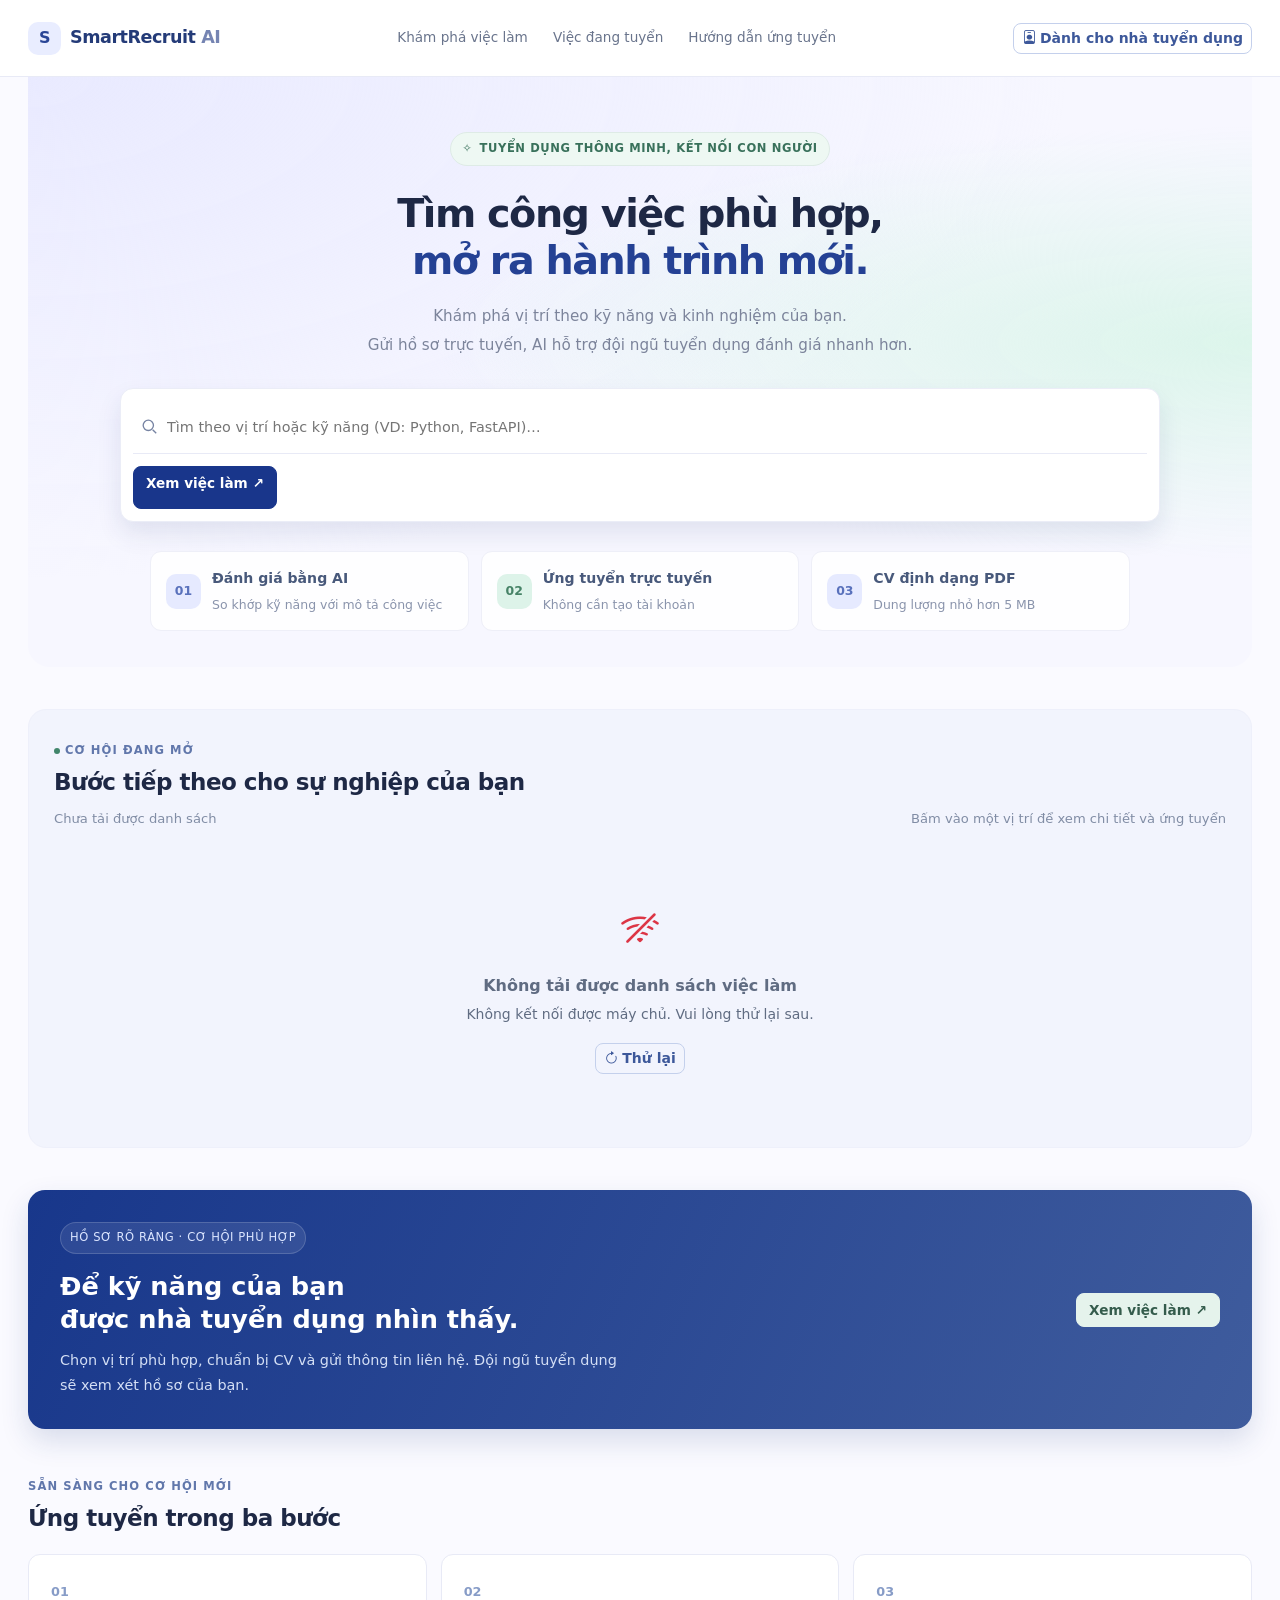
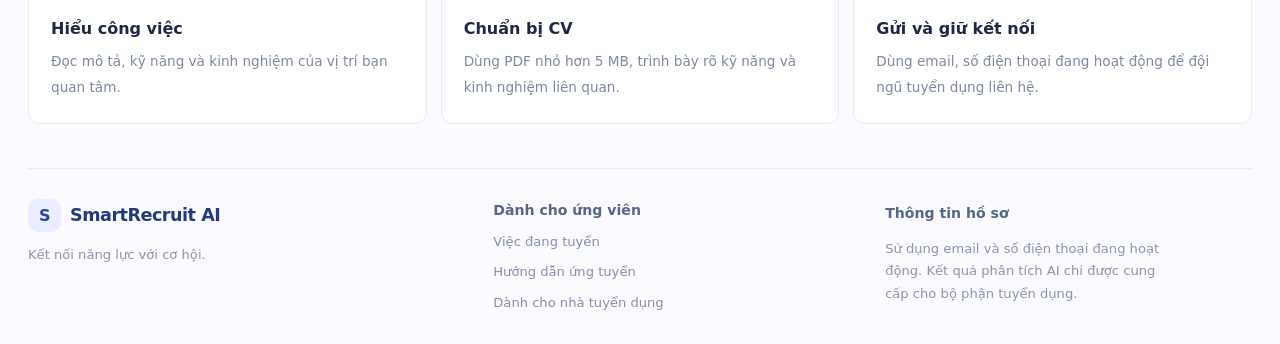
<file: frontend/index.html>
<!DOCTYPE html>
<html lang="vi">
<head>
  <meta charset="UTF-8" />
  <meta name="viewport" content="width=device-width, initial-scale=1.0" />
  <meta name="theme-color" content="#19368b" />
  <meta name="description" content="Khám phá việc làm theo kỹ năng và kinh nghiệm cùng SmartRecruit AI." />
  <title>Khám phá việc làm — SmartRecruit AI</title>

  <!-- Bootstrap 5.3.3 -->
  <link
    href="https://cdn.jsdelivr.net/npm/bootstrap@5.3.3/dist/css/bootstrap.min.css"
    rel="stylesheet"
    integrity="sha384-QWTKZyjpPEjISv5WaRU9OFeRpok6YctnYmDr5pNlyT2bRjXh0JMhjY6hW+ALEwIH"
    crossorigin="anonymous"
  />

  <!-- Bootstrap Icons -->
  <link
    href="https://cdn.jsdelivr.net/npm/bootstrap-icons@1.13.1/font/bootstrap-icons.min.css"
    rel="stylesheet"
    integrity="sha384-CK2SzKma4jA5H/MXDUU7i1TqZlCFaD4T01vtyDFvPlD97JQyS+IsSh1nI2EFbpyk"
    crossorigin="anonymous"
  />

  <!-- CSS chung → CSS cổng ứng viên -->
  <link rel="stylesheet" href="css/style.css" />
  <link rel="stylesheet" href="css/user/candidate-home.css" />
</head>
<body class="candidate-home">
  <a class="skip-link" href="#main-content">Đến nội dung chính</a>

  <header class="home-header">
    <div class="home-container home-header-inner">
      <a class="home-brand" href="index.html">
        <span class="home-logo" aria-hidden="true">S</span>
        <span>SmartRecruit<span class="home-brand-ai"> AI</span></span>
      </a>

      <nav class="home-topnav" aria-label="Điều hướng trang ứng viên">
        <a href="#feed-heading">Khám phá việc làm</a>
        <a href="#home-jobs-heading">Việc đang tuyển</a>
        <a href="#application-guide">Hướng dẫn ứng tuyển</a>
      </nav>

      <a class="btn btn-outline-primary btn-sm home-hr-link" href="admin.html">
        <i class="bi bi-person-badge me-1" aria-hidden="true"></i><span class="home-hr-full">Dành cho nhà tuyển dụng</span><span class="home-hr-short">Nhà tuyển dụng</span>
      </a>
    </div>
  </header>

  <main id="main-content" class="home-container">
    <div class="home-content">
      <!-- Giới thiệu và tìm kiếm -->
      <section class="home-hero" aria-labelledby="feed-heading">
        <span class="home-pill">
          <span aria-hidden="true">✧</span>
          TUYỂN DỤNG THÔNG MINH, KẾT NỐI CON NGƯỜI
        </span>

        <h1 id="feed-heading">
          Tìm công việc phù hợp,<br />
          <span>mở ra hành trình mới.</span>
        </h1>

        <p class="home-hero-description">
          Khám phá vị trí theo kỹ năng và kinh nghiệm của bạn.<br />
          Gửi hồ sơ trực tuyến, AI hỗ trợ đội ngũ tuyển dụng đánh giá nhanh hơn.
        </p>

        <div class="home-search" role="search">
          <div class="home-search-row">
            <div class="home-keyword">
              <svg width="19" height="19" viewBox="0 0 24 24" fill="none" stroke="currentColor" stroke-width="1.7" aria-hidden="true">
                <circle cx="10.5" cy="10.5" r="6.5"></circle>
                <path d="m16 16 4.5 4.5"></path>
              </svg>
              <label for="job-search" class="visually-hidden">Tìm vị trí hoặc kỹ năng</label>
              <input
                type="search"
                id="job-search"
                placeholder="Tìm theo vị trí hoặc kỹ năng (VD: Python, FastAPI)…"
                autocomplete="off"
              />
            </div>

            <a href="#home-jobs-heading" class="btn btn-primary">
              Xem việc làm <span aria-hidden="true">↗</span>
            </a>
          </div>
        </div>

        <div class="home-benefits">
          <div>
            <span class="home-benefit-icon" aria-hidden="true">01</span>
            <p><strong>Đánh giá bằng AI</strong><small>So khớp kỹ năng với mô tả công việc</small></p>
          </div>
          <div>
            <span class="home-benefit-icon mint" aria-hidden="true">02</span>
            <p><strong>Ứng tuyển trực tuyến</strong><small>Không cần tạo tài khoản</small></p>
          </div>
          <div>
            <span class="home-benefit-icon" aria-hidden="true">03</span>
            <p><strong>CV định dạng PDF</strong><small>Dung lượng nhỏ hơn 5 MB</small></p>
          </div>
        </div>
      </section>

      <!-- Danh sách việc làm (index.js vẽ vào #job-list) -->
      <section class="home-section home-jobs-section" aria-labelledby="home-jobs-heading">
        <div class="home-section-heading">
          <div>
            <span class="home-eyebrow">
              <span class="home-dot" aria-hidden="true"></span>
              CƠ HỘI ĐANG MỞ
            </span>
            <h2 id="home-jobs-heading">Bước tiếp theo cho sự nghiệp của bạn</h2>
          </div>
        </div>

        <div class="home-results">
          <span id="job-count" role="status" aria-live="polite">Đang tải…</span>
          <span>Bấm vào một vị trí để xem chi tiết và ứng tuyển</span>
        </div>

        <div id="job-list" class="row g-3">
          <div class="col-12 text-center text-muted py-5">
            <div class="spinner-border text-primary" role="status"></div>
            <p class="mt-2">Đang tải danh sách việc làm…</p>
          </div>
        </div>
      </section>

      <!-- Lời nhắc chuẩn bị hồ sơ -->
      <section class="home-banner" aria-labelledby="home-banner-heading">
        <div>
          <span class="home-banner-label">HỒ SƠ RÕ RÀNG · CƠ HỘI PHÙ HỢP</span>
          <h2 id="home-banner-heading">
            Để kỹ năng của bạn<br />
            được nhà tuyển dụng nhìn thấy.
          </h2>
          <p>
            Chọn vị trí phù hợp, chuẩn bị CV và gửi thông tin liên hệ.
            Đội ngũ tuyển dụng sẽ xem xét hồ sơ của bạn.
          </p>
        </div>
        <a href="#home-jobs-heading" class="btn home-banner-button">Xem việc làm ↗</a>
      </section>

      <section id="application-guide" class="home-section" aria-labelledby="home-guide-heading">
        <div class="home-section-heading">
          <div>
            <span class="home-eyebrow">SẴN SÀNG CHO CƠ HỘI MỚI</span>
            <h2 id="home-guide-heading">Ứng tuyển trong ba bước</h2>
          </div>
        </div>

        <div class="home-guide-grid">
          <article>
            <span>01</span>
            <h3>Hiểu công việc</h3>
            <p>Đọc mô tả, kỹ năng và kinh nghiệm của vị trí bạn quan tâm.</p>
          </article>
          <article>
            <span>02</span>
            <h3>Chuẩn bị CV</h3>
            <p>Dùng PDF nhỏ hơn 5 MB, trình bày rõ kỹ năng và kinh nghiệm liên quan.</p>
          </article>
          <article>
            <span>03</span>
            <h3>Gửi và giữ kết nối</h3>
            <p>Dùng email, số điện thoại đang hoạt động để đội ngũ tuyển dụng liên hệ.</p>
          </article>
        </div>
      </section>

      <footer class="home-footer">
        <div>
          <a class="home-brand" href="index.html">
            <span class="home-logo" aria-hidden="true">S</span>
            <span>SmartRecruit AI</span>
          </a>
          <p>Kết nối năng lực với cơ hội.</p>
        </div>

        <nav aria-label="Liên kết cuối trang">
          <strong>Dành cho ứng viên</strong>
          <a href="#home-jobs-heading">Việc đang tuyển</a>
          <a href="#application-guide">Hướng dẫn ứng tuyển</a>
          <a href="admin.html">Dành cho nhà tuyển dụng</a>
        </nav>

        <div class="home-footer-note">
          <strong>Thông tin hồ sơ</strong>
          <p>
            Sử dụng email và số điện thoại đang hoạt động.
            Kết quả phân tích AI chỉ được cung cấp cho bộ phận tuyển dụng.
          </p>
        </div>
      </footer>
    </div>

    <noscript>
      <div class="alert alert-warning">Vui lòng bật JavaScript để xem việc làm và gửi hồ sơ.</div>
    </noscript>
  </main>

  <!-- Modal chi tiết JD (nội dung do index.js điền) -->
  <div class="modal fade" id="job-modal" tabindex="-1" aria-labelledby="job-modal-title" aria-hidden="true">
    <div class="modal-dialog modal-lg modal-dialog-scrollable">
      <div class="modal-content">
        <div class="modal-header">
          <div>
            <span class="home-eyebrow">THÔNG TIN TUYỂN DỤNG</span>
            <h2 class="modal-title" id="job-modal-title">Chi tiết công việc</h2>
            <div class="small text-muted" id="job-modal-meta"></div>
          </div>
          <button type="button" class="btn-close" data-bs-dismiss="modal" aria-label="Đóng"></button>
        </div>
        <div class="modal-body">
          <div class="row" id="job-modal-body"></div>

          <!-- 5.3 Form nộp CV (hiện khi bấm "Ứng tuyển") -->
          <section class="apply-box d-none mt-2" id="apply-section" aria-labelledby="apply-title">
            <span class="home-eyebrow">BẮT ĐẦU KẾT NỐI</span>
            <h3 class="h6 fw-bold mb-3" id="apply-title">Gửi hồ sơ ứng tuyển</h3>

            <!-- 5.6 Thông báo thành công (thay cho form sau khi gửi xong) -->
            <div class="text-center py-4 d-none" id="apply-success" tabindex="-1">
              <i class="bi bi-check-circle-fill text-success" style="font-size: 3rem"></i>
              <p class="fw-bold fs-5 mt-2 mb-1">Hồ sơ đã được gửi</p>
              <p class="text-muted mb-3">Bộ phận tuyển dụng sẽ liên hệ với bạn qua email <b id="apply-success-email"></b>.</p>
              <button type="button" class="btn btn-outline-primary" data-bs-dismiss="modal">
                <i class="bi bi-grid me-1"></i>Xem các việc làm khác
              </button>
            </div>

            <form id="apply-form" novalidate>
              <!-- 5.6 Lỗi khi gửi (nguyên văn từ backend) -->
              <div class="alert alert-danger d-flex align-items-start gap-2 d-none" id="apply-error" role="alert" tabindex="-1">
                <i class="bi bi-exclamation-triangle-fill mt-1"></i>
                <div><div class="fw-semibold">Chưa gửi được hồ sơ</div><div id="apply-error-text"></div></div>
              </div>
              <fieldset id="apply-fieldset">
              <div class="row g-3">
                <div class="col-md-6">
                  <label class="form-label" for="apply-name">Họ tên <span class="text-danger">*</span></label>
                  <input class="form-control" id="apply-name" name="full_name" maxlength="150" autocomplete="name" />
                  <div class="invalid-feedback"></div>
                </div>
                <div class="col-md-6">
                  <label class="form-label" for="apply-email">Email <span class="text-danger">*</span></label>
                  <input class="form-control" id="apply-email" name="email" type="email" maxlength="255" autocomplete="email" />
                  <div class="invalid-feedback"></div>
                </div>
                <div class="col-md-6">
                  <label class="form-label" for="apply-phone">Số điện thoại</label>
                  <input class="form-control" id="apply-phone" name="phone" type="tel" maxlength="30" autocomplete="tel" placeholder="0901 234 567" />
                  <div class="invalid-feedback"></div>
                </div>
                <div class="col-12">
                  <label class="form-label" for="apply-cv">CV (PDF, dưới 5MB) <span class="text-danger">*</span></label>
                  <label class="dropzone" for="apply-cv" id="apply-dropzone">
                    <i class="bi bi-cloud-arrow-up fs-3 text-primary"></i>
                    <span class="d-block" id="apply-cv-label">Kéo thả tệp vào đây hoặc <u>chọn tệp</u></span>
                  </label>
                  <input class="visually-hidden" id="apply-cv" name="cv_file" type="file" accept=".pdf,application/pdf" />
                  <div class="invalid-feedback"></div>
                </div>
              </div>
              </fieldset>
            </form>
          </section>
        </div>
        <div class="modal-footer">
          <span class="badge text-bg-secondary me-auto d-none" id="job-closed-badge">
            <i class="bi bi-lock me-1"></i>Tin đã đóng
          </span>
          <button type="button" class="btn btn-outline-secondary" data-bs-dismiss="modal">Đóng</button>
          <button type="button" class="btn btn-primary px-4 d-none" id="job-apply-btn">
            <i class="bi bi-send me-1"></i>Ứng tuyển
          </button>
          <button type="submit" form="apply-form" class="btn btn-primary px-4 d-none" id="apply-submit-btn">
            <i class="bi bi-send me-1"></i>Gửi hồ sơ
          </button>
        </div>
      </div>
    </div>
  </div>

  <!-- Bootstrap 5 JS CDN -->
  <script
    src="https://cdn.jsdelivr.net/npm/bootstrap@5.3.3/dist/js/bootstrap.bundle.min.js"
    integrity="sha384-YvpcrYf0tY3lHB60NNkmXc5s9fDVZLESaAA55NDzOxhy9GkcIdslK1eN7N6jIeHz"
    crossorigin="anonymous"
  ></script>

  <script src="js/utils.js"></script>
  <script src="js/api.js"></script>
  <script src="js/index.js"></script>
</body>
</html>
</file>
<file: frontend/css/user/candidate-home.css>
/* Candidate landing page — load after shared style.css */
.candidate-home {
  --primary: #19368b;
  --primary-dark: #12286c;
  --ink: #1e2845;
  --muted: #68738c;
  --line: #e8eaf6;
  background: #fafaff;
  color: var(--ink);
}
.home-container { width: min(1540px, 100%); margin: auto; padding: 0 28px; }
.home-header { position: sticky; top: 0; z-index: 100; border-bottom: 1px solid var(--line); background: #fff; }
.home-header-inner { display: flex; align-items: center; justify-content: space-between; gap: 24px; min-height: 76px; }
.home-brand { display: inline-flex; align-items: center; gap: 9px; color: #243b78; font-size: 1.1rem; font-weight: 750; text-decoration: none; letter-spacing: -.5px; }
.home-logo { display: grid; place-items: center; width: 33px; height: 33px; border-radius: 10px; background: #e9edff; color: #294596; font-size: 1rem; }
.home-brand-ai { color: #7584b2; }
.home-topnav { display: flex; align-items: center; gap: 25px; }
.home-topnav a { color: #69748c; font-size: .85rem; text-decoration: none; white-space: nowrap; }
.home-topnav a:hover { color: var(--primary); }
.home-audience { padding: 6px 12px; border-radius: 999px; background: #edf0ff; color: #6072a6; font-size: .67rem; }
.home-hr-link { flex-shrink: 0; white-space: nowrap; }
.home-hr-short { display: none; }
.home-layout { display: grid; grid-template-columns: 210px minmax(0, 1fr); align-items: start; gap: 28px; }
.home-sidebar { position: sticky; top: 102px; padding-top: 24px; }
.home-sidebar-note { margin: 25px 14px; color: #8590a8; font-size: .72rem; line-height: 1.9; }
.home-content { min-width: 0; }
.home-hero { padding: 55px 20px 36px; text-align: center; background: radial-gradient(ellipse at 100% 45%, #dcf5eb, transparent 47%), radial-gradient(ellipse at 0 0, #e9eaff, transparent 60%), #f7f7ff; border-radius: 0 0 22px 22px; }
.home-pill { display: inline-flex; align-items: center; gap: 7px; padding: 6px 11px; border: 1px solid #deebe6; border-radius: 999px; background: #eef8f3; color: #39715b; font-size: .72rem; font-weight: 700; letter-spacing: .6px; }
.home-hero h1 { margin: 24px 0 17px; font-size: clamp(2rem, 3.1vw, 3.2rem); font-weight: 760; line-height: 1.2; letter-spacing: -1.5px; }
.home-hero h1 span { color: #244194; }
.home-hero-description { margin-bottom: 28px; color: #7c849b; font-size: .95rem; line-height: 1.9; }
.home-search { max-width: 1040px; margin: auto; padding: 12px; border: 1px solid #ebedf7; border-radius: 13px; background: white; box-shadow: 0 12px 25px rgb(29 46 103 / 10%); text-align: left; }
.home-search-row { display: flex; align-items: center; gap: 12px; }
.home-keyword { display: flex; align-items: center; gap: 8px; flex: 1; min-width: 0; padding: 5px 7px; color: #7683a2; }
.home-keyword svg { flex-shrink: 0; }
.home-keyword input { width: 100%; min-width: 0; padding: 9px 0; border: 0; outline: 0; background: transparent; font-size: .9rem; }
.home-keyword:focus-within { border-radius: 7px; box-shadow: 0 0 0 2px #e5eafa; }
.home-search-select { width: 155px; flex-shrink: 0; padding-left: 12px; border-left: 1px solid var(--line); }
.home-search-select label { display: block; color: #939bb0; font-size: .59rem; }
.home-search-select select { width: 100%; padding: 6px 0; border: 0; outline-offset: 3px; background: white; color: #5f6c8c; font-size: .72rem; }
.home-search-row > .btn { flex-shrink: 0; min-height: 43px; font-size: .85rem; }
.home-search-hint { display: flex; align-items: center; gap: 6px; margin: 8px 7px 0; color: #9299ad; font-size: .63rem; }
.home-dot { display: inline-block; width: 6px; height: 6px; flex-shrink: 0; border-radius: 50%; background: #41856b; }
.home-benefits { display: grid; grid-template-columns: repeat(3, minmax(0, 1fr)); gap: 12px; max-width: 980px; margin: 29px auto 0; }
.home-benefits > div { display: flex; align-items: center; gap: 11px; padding: 15px; border: 1px solid #eeeff8; border-radius: 11px; background: rgb(255 255 255 / 90%); text-align: left; }
.home-benefit-icon { display: grid; place-items: center; width: 35px; height: 35px; flex-shrink: 0; border-radius: 10px; background: #e6eaff; color: #5971bc; font-size: .78rem; font-weight: 750; }
.home-benefit-icon.mint { background: #ddf3e9; color: #478367; }
.home-benefits p { margin: 0; }
.home-benefits strong, .home-benefits small { display: block; }
.home-benefits strong { color: #48597b; font-size: .88rem; font-weight: 650; }
.home-benefits small { margin-top: 3px; color: #8a94ac; font-size: .78rem; }
.home-section { margin-top: 42px; }
.home-section-heading { display: flex; align-items: flex-end; justify-content: space-between; flex-wrap: wrap; gap: 14px; margin-bottom: 9px; }
.home-eyebrow { display: inline-flex; align-items: center; gap: 5px; margin-bottom: 7px; color: #6177ab; font-size: .72rem; font-weight: 750; letter-spacing: 1.1px; }
.home-section-heading h2 { margin: 0; font-size: clamp(1.25rem, 1.8vw, 1.6rem); font-weight: 700; letter-spacing: -.5px; }
.home-section-description { margin-bottom: 20px; color: #8992a8; font-size: .72rem; }
.home-text-button { padding: 5px 0; border: 0; background: transparent; color: #526ca8; font-size: .7rem; }
.home-text-button:hover { text-decoration: underline; }
.home-industry-grid { display: grid; grid-template-columns: repeat(4, minmax(0, 1fr)); gap: 12px; }
.home-industry-grid .group-button { position: relative; display: grid; gap: 4px; min-height: 128px; padding: 16px; border: 1px solid #e9ecf7; border-radius: 12px; background: white; text-align: left; }
.home-industry-grid:not(.is-expanded) .group-button:nth-child(n+9) { display: none; }
.home-industry-grid .group-button:hover { border-color: #b6c4e9; box-shadow: 0 7px 18px rgb(42 58 109 / 5%); }
.home-industry-grid .group-button.is-active { border-color: #aebde6; background: #f2f5ff; }
.home-industry-grid .group-icon { display: grid; place-items: center; width: 34px; height: 34px; margin-bottom: 8px; border-radius: 9px; background: #e9ecff; color: #536cb2; font-size: .65rem; font-weight: 750; }
.home-industry-grid .group-button:nth-child(3n+2) .group-icon { background: #def4e9; color: #438065; }
.home-industry-grid .group-button:nth-child(3n) .group-icon { background: #fbefdd; color: #937447; }
.home-industry-grid .group-name { color: #4a5876; font-size: .74rem; font-weight: 650; }
.home-industry-grid .group-count { color: #8e97ab; font-size: .63rem; }
.home-industry-grid .group-count::after { content: " việc làm đang mở"; }
.home-industry-grid .group-button::after { content: "↗"; position: absolute; top: 15px; right: 15px; color: #adb9d8; }
.home-jobs-section { padding: 25px; border: 1px solid #eef0fb; border-radius: 18px; background: #f2f4fd; }
.home-sort { display: flex; align-items: center; gap: 8px; }
.home-sort label { color: #7d88a1; font-size: .7rem; white-space: nowrap; }
.home-sort select { width: 115px; min-height: 35px; font-size: .72rem; }
.home-results { display: flex; justify-content: space-between; align-items: center; gap: 12px; margin: 10px 0 18px; color: #818da5; font-size: .82rem; }
.home-job-grid { display: grid; grid-template-columns: repeat(3, minmax(0, 1fr)); gap: 14px; }
.home-job-grid > .feed-state { grid-column: 1 / -1; }
.home-job-grid .job-post { border-color: #e5eaf6; border-radius: 12px; }
.home-job-grid .post-header { gap: 7px; padding: 14px 14px 4px; }
.home-job-grid .post-avatar { width: 29px; height: 29px; border-radius: 8px; font-size: .85rem; }
.home-job-grid .post-publisher strong { font-size: .64rem; }
.home-job-grid .post-publisher span { font-size: .58rem; }
.home-job-grid .post-open { padding: 3px 5px; font-size: .52rem; }
.home-job-grid .post-content { padding: 10px 14px 15px; }
.home-job-grid .post-title button { font-size: .87rem; line-height: 1.55; }
.home-job-grid .post-metadata { font-size: .62rem; }
.home-job-grid .post-description { font-size: .7rem; -webkit-line-clamp: 3; }
.home-job-grid .badge { font-size: .59rem; }
.home-job-grid .post-footer { gap: 6px; padding: 12px 14px 15px; }
.home-job-grid .post-footer-note { font-size: .59rem; }
.home-job-grid .post-footer .btn { padding: 8px 5px; font-size: .66rem; }
.home-more { display: flex; justify-content: center; margin-top: 24px; }
.home-more .btn { background: white; font-size: .75rem; }
.home-banner { display: flex; align-items: center; justify-content: space-between; gap: 24px; margin-top: 42px; padding: 32px; border-radius: 17px; background: linear-gradient(115deg, #18378b, #3f5c9d); box-shadow: 0 12px 28px rgb(26 51 124 / 15%); }
.home-banner-label { display: inline-block; padding: 5px 9px; border: 1px solid rgb(255 255 255 / 16%); border-radius: 999px; background: rgb(255 255 255 / 9%); color: #dce6ff; font-size: .72rem; letter-spacing: .6px; }
.home-banner h2 { margin: 16px 0 12px; color: white; font-size: 1.6rem; font-weight: 700; }
.home-banner p { max-width: 570px; margin: 0; color: #d4dff5; font-size: .9rem; }
.home-banner-button { flex-shrink: 0; background: #e5f3ec; color: #345c4c; border-color: #e5f3ec; font-size: .85rem; }
.home-banner-button:hover { background: white; color: #254c3c; }
.home-guide-grid { display: grid; grid-template-columns: repeat(3, minmax(0, 1fr)); gap: 14px; margin-top: 20px; }
.home-guide-grid article { padding: 22px; border: 1px solid var(--line); border-radius: 12px; background: white; }
.home-guide-grid article > span { display: inline-block; margin-bottom: 16px; color: #879cc7; font-size: .8rem; font-weight: 750; }
.home-guide-grid h3 { font-size: 1rem; font-weight: 700; }
.home-guide-grid p { margin: 10px 0 0; color: #7c89a2; font-size: .85rem; line-height: 1.9; }
.home-footer { display: grid; grid-template-columns: 1.2fr 1fr 1fr; gap: 25px; margin-top: 44px; padding: 30px 0; border-top: 1px solid var(--line); }
.home-footer p { max-width: 290px; margin: 12px 0 0; color: #8b95ab; font-size: .82rem; }
.home-footer nav { display: grid; align-content: start; gap: 8px; }
.home-footer strong { color: #556785; font-size: .88rem; }
.home-footer nav a { width: fit-content; color: #8591a8; font-size: .82rem; text-decoration: none; }
.home-footer nav a:hover { color: var(--primary); }
.candidate-home .role-menu-link[aria-current] { background: #e9edff; border-left-color: #29489a; color: #29489a; box-shadow: none; }
.candidate-home .role-menu-link[aria-current] small { color: #6e7eaa; }
.candidate-home .role-menu-note { color: #8792a8; }
.candidate-home .btn-primary { --bs-btn-bg: #19368b; --bs-btn-border-color: #19368b; --bs-btn-hover-bg: #12286c; --bs-btn-hover-border-color: #12286c; --bs-btn-disabled-bg: #19368b; --bs-btn-disabled-border-color: #19368b; }
@media (max-width: 1399.98px) {
  .home-layout { grid-template-columns: 190px minmax(0, 1fr); gap: 20px; }
  .home-job-grid { grid-template-columns: repeat(2, minmax(0, 1fr)); }
  .home-industry-grid { grid-template-columns: repeat(3, minmax(0, 1fr)); }
  .home-search-row { flex-wrap: wrap; }
  .home-keyword { flex-basis: 100%; border-bottom: 1px solid var(--line); }
  .home-search-select { flex: 1; width: auto; }
}
@media (max-width: 991.98px) {
  .home-layout { grid-template-columns: 1fr; }
  .home-sidebar { position: static; padding-top: 14px; }
  .home-sidebar-note, .home-sidebar .role-menu-heading, .home-sidebar .role-menu-note { display: none; }
  .home-sidebar .role-menu { padding: 0 0 12px; }
  .home-sidebar .role-menu-link { min-height: 52px; }
  .home-audience { display: none; }
  /* Dưới 992px không đủ chỗ cho logo + 3 link + nút HR: bỏ các link cuộn trong trang */
  .home-topnav { display: none; }
  .home-hero { padding-top: 35px; }
}
@media (max-width: 575.98px) {
  .home-container { padding: 0 16px; }
  .home-header-inner { min-height: 68px; gap: 10px; }
  .home-brand { font-size: .95rem; }
  .home-hr-full { display: none; }
  .home-hr-short { display: inline; }
  .home-hero { padding: 30px 12px 24px; }
  .home-hero h1 { font-size: 1.9rem; letter-spacing: -1px; }
  .home-hero-description { font-size: .88rem; }
  .home-hero-description br { display: none; } /* để chữ tự xuống dòng, tránh "bạn." đứng một mình */
  .home-pill { font-size: .65rem; }
  .home-search-select { min-width: 0; padding-left: 5px; border-left: 0; }
  .home-search-row > .btn { width: 100%; }
  .home-benefits { grid-template-columns: 1fr; gap: 8px; }
  .home-benefits > div { padding: 12px; }
  .home-industry-grid { grid-template-columns: repeat(2, minmax(0, 1fr)); gap: 9px; }
  .home-industry-grid .group-button { padding: 12px; }
  .home-section { margin-top: 30px; }
  .home-jobs-section { padding: 16px; }
  .home-job-grid, .home-guide-grid { grid-template-columns: 1fr; }
  .home-banner { flex-direction: column; align-items: flex-start; padding: 24px; }
  .home-banner h2 { font-size: 1.35rem; }
  .home-footer { grid-template-columns: 1fr; }
}
</file>
<file: frontend/css/style.css>
/* SmartRecruit AI — Giao diện chung cho index.html (Bootstrap) và admin.html (Tabler).
   Màu sắc, kiểu chữ, đầu trang, đăng nhập theo thiết kế của nhánh frontend-hai;
   các phần chức năng (Kanban, thẻ ứng viên, modal AI, form tin) giữ từ frontend-tan.
   Menu dọc: css/menu/menu.css. Riêng cổng ứng viên: css/user/candidate-home.css. */

/* 1. Nền tảng */
:root {
  --primary: #203c91;
  --primary-dark: #162c70;
  --ink: #202b45;
  --muted: #606c82;
  --line: #e6e9f4;
  --page: #f7f8fe;
  --soft: #edf0fc;
  --green: #247450;
  --radius: 14px;
  --shadow: 0 6px 24px rgb(28 43 91 / 4%);
  --sr-font: "Segoe UI", system-ui, -apple-system, sans-serif;
  --sr-score-high: #2f8a57;
  --sr-score-medium: #c98a12;
  --sr-score-low: #c0485f;

  /* Bootstrap (index.html) */
  --bs-body-font-family: var(--sr-font);
  --bs-body-color: var(--ink);
  /* Không đổi --bs-body-bg: Bootstrap dùng biến này làm nền ô nhập, modal, dropdown (phải giữ màu trắng).
     Nền trang đặt riêng ở .candidate-home / .admin-body */
  --bs-primary: var(--primary);
  --bs-primary-rgb: 32, 60, 145;
  --bs-link-color: var(--primary);
  --bs-link-color-rgb: 32, 60, 145;
  --bs-link-hover-color: var(--primary-dark);
  --bs-secondary-color: var(--muted);
  --bs-border-color: var(--line);

  /* Tabler (admin.html) */
  --tblr-font-sans-serif: var(--sr-font);
  --tblr-body-color: var(--ink);
  --tblr-body-bg: var(--page);
  --tblr-primary: var(--primary);
  --tblr-primary-rgb: 32, 60, 145;
  --tblr-primary-darken: var(--primary-dark);
  --tblr-primary-lt: #e9edfa;
  --tblr-primary-lt-rgb: 233, 237, 250;
  --tblr-link-color: var(--primary);
  --tblr-link-color-rgb: 32, 60, 145;
  --tblr-link-hover-color: var(--primary-dark);
  --tblr-border-color: var(--line);
}

[hidden] { display: none !important; }
html { scroll-behavior: smooth; scroll-padding-top: 105px; }
body { margin: 0; font-family: var(--sr-font); line-height: 1.7; -webkit-font-smoothing: antialiased; }
h1, h2, h3, h4, h5 { color: var(--ink); line-height: 1.3; }
a { text-underline-offset: 4px; }
:focus-visible { outline: 3px solid #91a4e0; outline-offset: 3px; }
::selection { background: #dfe6ff; }
.skip-link { position: fixed; top: -100px; left: 16px; z-index: 2000; padding: 10px 16px; background: var(--primary); color: #fff; border-radius: 8px; }
.skip-link:focus { top: 12px; color: #fff; }
.card { border: 1px solid var(--line); border-radius: var(--radius); box-shadow: var(--shadow); }
.eyebrow { display: inline-block; margin-bottom: 8px; color: #52659c; font-size: .64rem; font-weight: 750; letter-spacing: 1.2px; }

/* 2. Nút, form, nhãn */
.btn { border-radius: 8px; font-weight: 600; }
.btn-primary {
  --bs-btn-color: #fff; --bs-btn-bg: #203c91; --bs-btn-border-color: #203c91;
  --bs-btn-hover-color: #fff; --bs-btn-hover-bg: #162c70; --bs-btn-hover-border-color: #162c70;
  --bs-btn-active-color: #fff; --bs-btn-active-bg: #13255e; --bs-btn-active-border-color: #13255e;
  --bs-btn-disabled-color: #fff; --bs-btn-disabled-bg: #203c91; --bs-btn-disabled-border-color: #203c91;
  --bs-btn-focus-shadow-rgb: 32, 60, 145;
  --tblr-btn-color: #fff; --tblr-btn-bg: #203c91; --tblr-btn-border-color: #203c91;
  --tblr-btn-hover-color: #fff; --tblr-btn-hover-bg: #162c70; --tblr-btn-hover-border-color: #162c70;
  --tblr-btn-active-color: #fff; --tblr-btn-active-bg: #13255e; --tblr-btn-active-border-color: #13255e;
  --tblr-btn-disabled-color: #fff; --tblr-btn-disabled-bg: #203c91; --tblr-btn-disabled-border-color: #203c91;
}
.btn-outline-primary {
  --bs-btn-color: #3d589a; --bs-btn-border-color: #c4d0ec; --bs-btn-hover-color: #fff;
  --bs-btn-hover-bg: #203c91; --bs-btn-hover-border-color: #203c91; --bs-btn-active-bg: #162c70; --bs-btn-active-border-color: #162c70;
  --tblr-btn-color: #3d589a; --tblr-btn-border-color: #c4d0ec; --tblr-btn-hover-color: #fff;
  --tblr-btn-hover-bg: #203c91; --tblr-btn-hover-border-color: #203c91; --tblr-btn-active-bg: #162c70; --tblr-btn-active-border-color: #162c70;
}
.btn-outline-secondary {
  --bs-btn-color: #61718e; --bs-btn-border-color: #dbe2f0; --bs-btn-hover-color: #304d8b;
  --bs-btn-hover-bg: #edf2fc; --bs-btn-hover-border-color: #becce8;
  --tblr-btn-color: #61718e; --tblr-btn-border-color: #dbe2f0; --tblr-btn-hover-color: #304d8b;
  --tblr-btn-hover-bg: #edf2fc; --tblr-btn-hover-border-color: #becce8;
}
.form-label { color: #4d607e; font-weight: 650; }
.form-control, .form-select { border-color: #dce3f0; border-radius: 8px; }
.form-control:focus, .form-select:focus { border-color: #91a6d7; box-shadow: 0 0 0 3px rgb(32 60 145 / 10%); }
.form-control::placeholder { color: #8a96ab; }
.text-primary { color: var(--primary) !important; }
.alert { border-radius: 10px; overflow-wrap: anywhere; }

/* Huy hiệu điểm Matching: ≥ 80 xanh, 50–79 vàng, < 50 đỏ (utils.js scoreClass) */
.badge-high   { background-color: var(--sr-score-high);   color: #fff; }
.badge-medium { background-color: var(--sr-score-medium); color: #fff; }
.badge-low    { background-color: var(--sr-score-low);    color: #fff; }

/* 3. Modal */
.modal-backdrop.show { opacity: .4; }
.modal-content { overflow: hidden; border: 0; border-radius: 16px; box-shadow: 0 24px 80px rgb(28 39 78 / 18%); }
.modal-header { align-items: flex-start; gap: 16px; padding: 22px 24px; background: #fafbff; border-bottom: 1px solid var(--line); }
.modal-header .eyebrow, .modal-header .home-eyebrow { margin-bottom: 4px; }
.modal-title { font-size: 1.3rem; font-weight: 700; overflow-wrap: anywhere; }
.modal-header .btn-close { flex-shrink: 0; }
.modal-footer { gap: 8px; background: #fafbff; border-top: 1px solid var(--line); }

/* 4. Đầu trang HR */
.site-navbar { position: sticky; top: 0; z-index: 1020; min-height: 74px; padding: 16px 0; background: #fff; border-bottom: 1px solid var(--line); }
.admin-nav-container { display: flex; align-items: center; justify-content: space-between; gap: 16px; padding: 0 28px; }
.brand { display: inline-flex; align-items: center; gap: 10px; color: var(--primary); font-size: 1.15rem; font-weight: 750; letter-spacing: -.5px; text-decoration: none; }
.brand:hover { color: var(--primary-dark); text-decoration: none; }
.brand-mark { display: grid; place-items: center; width: 36px; height: 36px; flex-shrink: 0; border-radius: 10px; background: var(--primary); color: #fff; }
.brand-ai { color: #6275ab; }
.nav-context, .session-label { color: var(--muted); font-size: .8rem; }
.session-bar { display: flex; align-items: center; flex-wrap: wrap; gap: 12px; }
.session-email { max-width: 260px; color: #455675; font-size: .82rem; overflow-wrap: anywhere; }

/* 5. Đăng nhập HR */
.login-page { min-height: 100vh; background: radial-gradient(ellipse at 100% 100%, #e1f1eb, transparent 45%), var(--page); }
.login-layout { display: grid; grid-template-columns: 1.1fr 1fr; max-width: 1080px; margin: 32px auto; overflow: hidden; border: 1px solid var(--line); border-radius: 20px; background: #fff; box-shadow: var(--shadow); }
.login-introduction { padding: 48px; background: linear-gradient(135deg, #e9edfc, #eef5f1); }
.login-introduction h2 { margin: 16px 0 24px; color: #304b84; font-size: 2.3rem; font-weight: 720; letter-spacing: -1px; }
.login-introduction > p { color: #657796; font-size: .9rem; }
.login-feature { display: flex; gap: 16px; margin-top: 24px; }
.feature-number { color: #718aba; font-size: .72rem; font-weight: 750; }
.login-feature strong { color: #496593; font-size: .86rem; }
.login-feature p { margin: 5px 0 0; color: #73839e; font-size: .78rem; }
.login-card { align-self: center; padding: 48px; }
.login-card h1 { font-size: 1.9rem; font-weight: 750; letter-spacing: -.6px; }
.login-card > p { color: #6b7b95; font-size: .86rem; }
.login-footnote { margin: 24px 0 0; color: #78869d; font-size: .75rem !important; }

/* 6. Khung làm việc HR */
.admin-body { background: var(--page); }
.admin-main { width: min(1500px, 100%); margin: auto; padding: 30px 24px 60px; }
.dashboard-heading { display: flex; justify-content: space-between; align-items: flex-end; flex-wrap: wrap; gap: 16px; margin-bottom: 24px; }
.dashboard-heading h1 { margin-bottom: 8px; font-size: 2rem; font-weight: 750; letter-spacing: -.8px; }
.dashboard-heading p { margin: 0; color: #6b7c98; font-size: .88rem; }
.workspace-card > .card-body { padding: 22px 24px; }
.job-toolbar { display: flex; flex-wrap: wrap; align-items: flex-end; gap: 16px; }
.job-selector { flex: 1 1 260px; min-width: 0; max-width: 560px; }
.board-filter { flex: 0 1 190px; min-width: 175px; }
.job-actions { display: flex; flex-wrap: wrap; gap: 9px; margin-left: auto; }
/* Menu dọc HR: cao vừa nội dung, vẫn bám theo khi cuộn (menu.css đặt cao gần hết màn hình) 
.role-workspace-sidebar .app-menu { min-height: 0; }*/
.stat-pill { background: #fff; border: 1px solid var(--line); border-radius: 10px; padding: .35rem .75rem; font-size: .85rem; }

/* 7. Cổng ứng viên: thẻ việc làm, modal JD, form nộp CV (index.js) */
.job-card { border: 1px solid #e2e7f4; border-radius: 13px; box-shadow: none; cursor: pointer; transition: transform .15s, box-shadow .15s, border-color .15s; }
.job-card:hover, .job-card:focus-visible { transform: translateY(-3px); border-color: #b4c2e4; box-shadow: 0 10px 24px rgb(31 49 107 / 8%); outline: none; }
.job-card:focus-visible { border-color: var(--primary); }
.job-card h3 { color: #2b3d60; overflow-wrap: anywhere; }
.job-card .job-icon { display: grid; place-items: center; width: 40px; height: 40px; flex-shrink: 0; border-radius: 10px; background: #edf0fc; color: #536ba6; font-size: 1.15rem; }
.skill-tag { background: #eef1fb; color: #536d9d; font-weight: 500; border-radius: 6px; padding: .3em .7em; font-size: .76rem; }
.skill-tag-outline { background: #eaf4ed; color: #49775a; font-weight: 500; border-radius: 6px; padding: .3em .7em; font-size: .76rem; }
.jd-text { white-space: pre-line; color: #5d6c84; line-height: 1.85; overflow-wrap: anywhere; }
#job-modal-body h3 { color: #344e83; }
.apply-box { margin-top: 1rem; padding: 1.25rem; border: 1px solid #dfe5f3; border-radius: 12px; background: #fafbff; }
.dropzone { display: block; padding: 1.25rem; border: 1px dashed #aebbdf; border-radius: 10px; background: #f7f9ff; color: var(--muted); text-align: center; cursor: pointer; transition: border-color .15s, background .15s; }
.dropzone:hover, .dropzone.is-dragover { border-color: var(--primary); background: #eef2fd; }
.dropzone.has-file { border-style: solid; border-color: var(--sr-score-high); color: var(--ink); }
.dropzone.is-invalid { border-color: var(--bs-form-invalid-border-color, #dc3545); }
/* Ô chọn tệp bị ẩn: khi nhận focus bằng bàn phím (Tab) thì tô viền vùng kéo thả */
.dropzone:has(+ #apply-cv:focus-visible) { border-color: var(--primary); box-shadow: 0 0 0 .25rem rgb(32 60 145 / 20%); }

/* 8. Bảng Kanban (admin.js) — 5 cột, cuộn ngang trong khung khi màn hình hẹp */
.kanban-board { display: grid; grid-template-columns: repeat(5, minmax(195px, 1fr)); gap: 12px; overflow-x: auto; padding-bottom: 8px; }
.kanban-col { min-height: 420px; padding: 12px; border: 1px solid #dfe5f4; border-radius: 12px; background: #edf1fa; }
.kanban-col .col-title { display: flex; align-items: center; gap: .5rem; margin-bottom: 12px; color: #4f699b; font-weight: 700; }
.kanban-col .col-count { margin-left: auto; }
.col-dot { width: 10px; height: 10px; border-radius: 50%; }
.col-hint { margin: -6px 0 10px; color: var(--muted); font-size: .75rem; }
.kanban-list { min-height: 120px; } /* cột rỗng vẫn thả thẻ vào được */
.app-stats { display: contents; }

.candidate-card { margin-bottom: 10px; padding: 12px; border: 1px solid #e0e6f3; border-radius: 11px; background: #fff; cursor: grab; transition: box-shadow .15s, transform .15s; }
.candidate-card:hover { box-shadow: 0 6px 18px rgb(25 40 80 / 10%); transform: translateY(-1px); }
.candidate-card:focus-visible { outline: 2px solid var(--primary); outline-offset: 2px; }
.candidate-card.sortable-ghost { opacity: .35; }
.candidate-card.sortable-chosen { box-shadow: 0 12px 28px rgb(25 40 80 / 20%); transform: rotate(1.5deg); }
.candidate-card.is-saving { opacity: .6; cursor: progress; }
.card-spinner { width: .7rem; height: .7rem; border-width: .15em; }
.card-menu-btn { width: 26px; height: 26px; padding: 0; }
.card-name { min-width: 0; }

/* 9. Form tạo / sửa tin: ô nhập kỹ năng dạng nhãn */
.tag-input { display: flex; flex-wrap: wrap; align-items: center; gap: 6px; min-height: 42px; cursor: text; }
.tag-input:focus-within { border-color: #91a6d7; box-shadow: 0 0 0 3px rgb(32 60 145 / 10%); }
.tag-input.is-invalid { background-image: none; }
.tag-input input { flex: 1 1 140px; min-width: 120px; padding: 2px 0; border: 0; outline: 0; background: transparent; }
.tag-chip { display: inline-flex; align-items: center; gap: 4px; max-width: 100%; padding: .2em .35em .2em .7em; border-radius: 999px; font-size: .82rem; font-weight: 500; overflow-wrap: anywhere; }
.tag-chip.required  { background: #eef1fb; color: #3d589a; }
.tag-chip.preferred { background: #fbf3e2; color: #8a6420; }
.tag-chip button { padding: 0 2px; border: 0; background: transparent; color: inherit; line-height: 1; opacity: .7; }
.tag-chip button:hover, .tag-chip button:focus-visible { opacity: 1; }

/* 10. Modal hồ sơ chi tiết + đánh giá AI (6.7, 6.8) */
.detail-avatar { width: 48px; height: 48px; font-size: 1.2rem; }
.detail-tabs .nav-link { white-space: nowrap; }
/* Giữ chiều cao modal ổn định khi chuyển tab (từ 768px; nhỏ hơn thì modal đã full màn hình) */
@media (min-width: 768px) { #detail-modal .tab-content { min-height: 380px; } }
/* Vòng tròn điểm: đặt --v (0–100) và --c (màu) bằng style inline */
.score-ring { --v: 0; --c: var(--sr-score-high); display: grid; place-items: center; width: 132px; height: 132px; border-radius: 50%; background: conic-gradient(var(--c) calc(var(--v) * 1%), #e9edf3 0); }
.score-ring > div { display: grid; place-items: center; width: 104px; height: 104px; border-radius: 50%; background: #fff; text-align: center; }
.score-ring .ring-value { font-size: 1.9rem; font-weight: 700; line-height: 1; }
.metric-label { color: var(--muted); font-size: .8rem; }
.skill-chip { display: inline-flex; align-items: center; gap: 4px; padding: .25em .7em; border-radius: 999px; font-size: .8rem; font-weight: 500; }
.skill-ok      { background: #e4f3e9; color: #2f7048; }
.skill-missing { background: #fbe9ed; color: #a63d55; }
.skill-pref    { background: #fbf3e2; color: #8a6420; }
.skill-note { font-size: .72rem; font-weight: 400; opacity: .8; }
.timeline-item { position: relative; padding: 0 0 1rem 1rem; border-left: 2px solid #e0e6f3; }
.timeline-item::before { content: ""; position: absolute; top: 4px; left: -6px; width: 10px; height: 10px; border-radius: 50%; background: var(--primary); }
.question-item .accordion-button { align-items: flex-start; gap: .5rem; font-size: .92rem; }
/* Câu hỏi không có phần mở rộng: không hiện mũi tên, không bấm được */
.question-item .no-toggle { pointer-events: none; }
.question-item .no-toggle::after { display: none; }
.cv-frame { width: 100%; height: 70vh; border: 1px solid #e0e6f3; border-radius: 8px; }

/* 11. Trang quản lý tin tuyển dụng (6.9) */
.jobs-search { width: 100%; max-width: 280px; }
.jobs-table .job-title-cell { min-width: 240px; }
.skill-mini { padding: .1em .55em; border-radius: 999px; background: #eef1fb; color: #3d589a; font-size: .75rem; font-weight: 500; }
.job-title-link { padding: 0; border: 0; background: none; color: inherit; font-weight: 600; text-align: left; text-decoration: none; }
.job-title-link:hover, .job-title-link:focus-visible { color: var(--primary); }
.job-row-closed, .job-row-closed .job-title-link { color: #6b7280; }

/* 12. Màn hình hẹp */
@media (max-width: 991.98px) {
  .session-label { display: none; }
  .login-layout { grid-template-columns: 1fr; max-width: 600px; }
  .login-introduction, .login-card { padding: 32px; }
  .login-feature { display: none; }
  /* Menu HR: thu thành một hàng nút ngang để Kanban lên gần đầu trang */
  .role-workspace-sidebar .app-menu { padding: 8px; }
  .role-workspace-sidebar .app-menu-header,
  .role-workspace-sidebar .app-menu-label,
  .role-workspace-sidebar .app-menu-arrow { display: none; }
  .role-workspace-sidebar .app-menu-content { padding-top: 0; }
  .role-workspace-sidebar .app-menu-links { flex-direction: row; gap: 6px; }
  .role-workspace-sidebar .app-menu-links > * { display: flex; flex: 1 1 0; min-width: 0; }
  .role-workspace-sidebar .app-menu-link { flex: 1; justify-content: center; gap: 6px; min-height: 44px; padding: 8px; font-size: .78rem; text-align: center; }
}
@media (max-width: 575.98px) {
  .role-workspace-sidebar .app-menu-icon { display: none; }
}
@media (max-width: 767.98px) {
  .detail-tabs { flex-wrap: nowrap; overflow-x: auto; scrollbar-width: none; }
}
@media (max-width: 575.98px) {
  .site-navbar { min-height: 64px; padding: 12px 0; }
  .admin-nav-container { padding: 0 16px; gap: 10px; }
  .brand { font-size: 1.02rem; }
  .brand-mark { width: 32px; height: 32px; }
  .session-bar { gap: 8px; }
  .session-email { display: none; }
  .admin-main { padding: 20px 16px 48px; }
  .login-layout { margin: 0 auto; border-radius: 16px; }
  .login-introduction, .login-card { padding: 24px; }
  .login-introduction h2 { margin-bottom: 8px; font-size: 1.7rem; }
  .login-card h1 { font-size: 1.6rem; }
  /* Điện thoại: thu gọn phần trên để bảng Kanban lên gần màn hình đầu */
  .dashboard-heading { margin-bottom: 14px; }
  .dashboard-heading h1 { margin-bottom: 0; font-size: 1.6rem; }
  .dashboard-heading p { display: none; }
  .job-toolbar { display: grid; grid-template-columns: 1fr 1fr; gap: 10px; }
  .job-selector, .job-actions { grid-column: 1 / -1; }
  .job-selector, .board-filter { min-width: 0; max-width: none; }
  .board-filter .form-select { padding-left: .6rem; padding-right: 1.7rem; background-position: right .45rem center; font-size: .8rem; }
  .job-toolbar .form-label { margin-bottom: 4px; }
  .job-actions { margin-left: 0; }
  .job-actions .btn { flex: 1; }
  .workspace-card > .card-body { padding: 16px; }
  .jobs-search { max-width: none; }
  .modal-header { padding: 16px; }
}
@media (prefers-reduced-motion: reduce) {
  html { scroll-behavior: auto; }
  *, *::before, *::after { transition-duration: .01ms !important; animation-duration: .01ms !important; }
}
</file>
